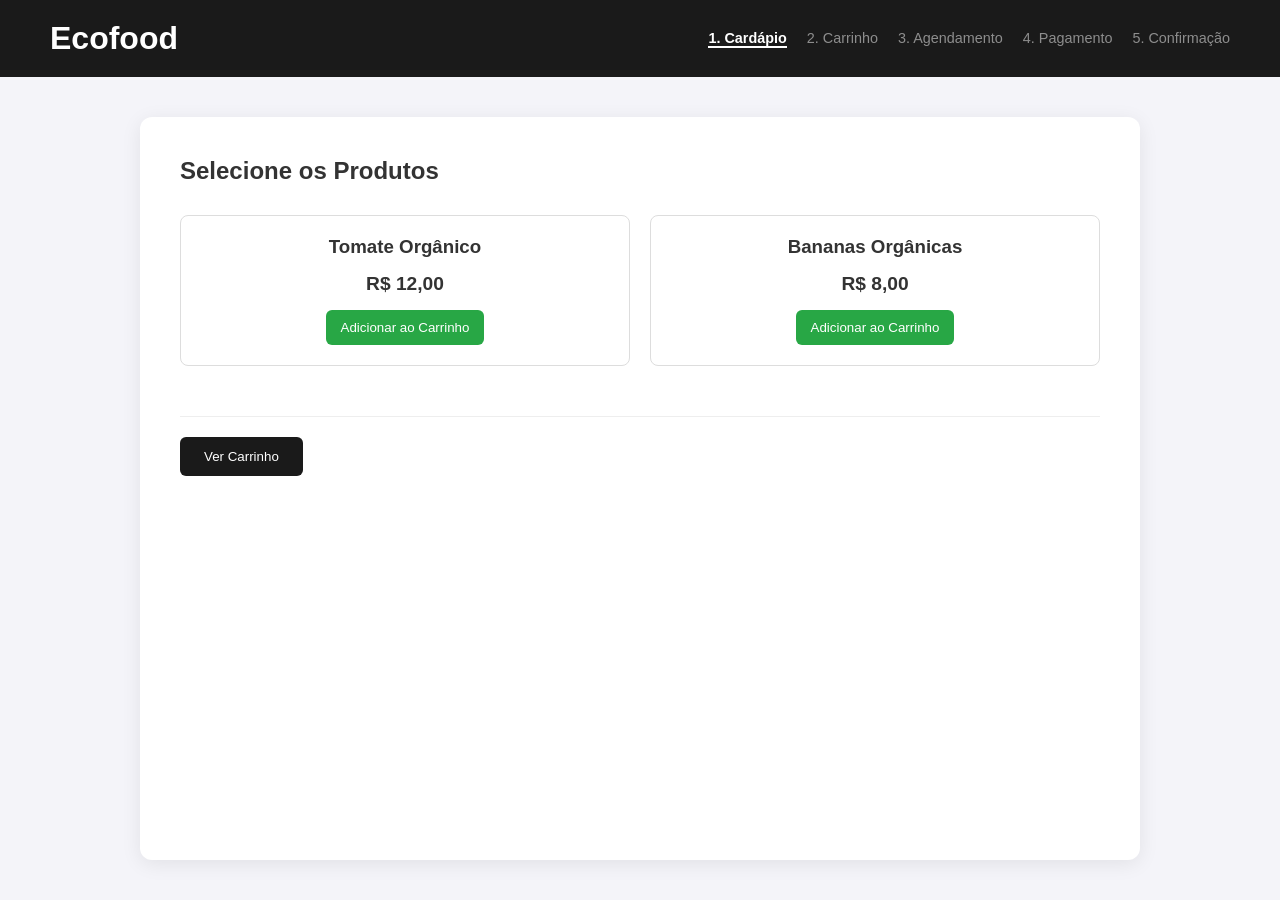
<file: index.html>
<!DOCTYPE html>
<html lang="pt-BR">
<head>
  <meta charset="UTF-8">
  <meta name="viewport" content="width=device-width, initial-scale=1.0">
  <title>Ecofood - Web</title>
  <link rel="stylesheet" href="style.css">
</head>
<body>

  <header class="cabecalho">
    <h1>Ecofood</h1>
    <nav class="passos-nav">
      <span class="passo ativo" id="passo-cardapio">1. Cardápio</span>
      <span class="passo" id="passo-carrinho">2. Carrinho</span>
      <span class="passo" id="passo-agendamento">3. Agendamento</span>
      <span class="passo" id="passo-pagamento">4. Pagamento</span>
      <span class="passo" id="passo-sucesso">5. Confirmação</span>
    </nav>
  </header>

  <main class="conteudo-principal">

    <section id="tela-cardapio" class="tela ativa">
      <h2>Selecione os Produtos</h2>
      <div class="grid-produtos">
        <div class="card-produto">
          <h3>Tomate Orgânico</h3>
          <p class="preco">R$ 12,00</p>
          <button class="btn-adicionar" onclick="adicionarItem('Tomate Org.', 12)">Adicionar ao Carrinho</button>
        </div>
        <div class="card-produto">
          <h3>Bananas Orgânicas</h3>
          <p class="preco">R$ 8,00</p>
          <button class="btn-adicionar" onclick="adicionarItem('Bananas Org.', 8)">Adicionar ao Carrinho</button>
        </div>
      </div>
      <div class="acoes-rodape">
        <button class="btn-acao" onclick="mudarTela('tela-carrinho')">Ver Carrinho</button>
      </div>
    </section>

    <section id="tela-carrinho" class="tela">
      <h2>Meu Carrinho</h2>
      <div class="painel-conteudo">
        <div id="itens-carrinho" class="lista-carrinho-web"></div>
        <div class="resumo-carrinho">
          <p><strong>Total:</strong> <span id="total-carrinho">R$ 0,00</span></p>
        </div>
      </div>
      <div class="acoes-rodape">
        <button class="btn-secundario" onclick="mudarTela('tela-cardapio')">Voltar ao Cardápio</button>
        <button class="btn-acao" onclick="mudarTela('tela-agendamento')">Prosseguir para Agendamento</button>
      </div>
    </section>

    <section id="tela-agendamento" class="tela">
      <h2>Agendar Entrega</h2>
      <div class="painel-agendamento">
        <div class="grupo-opcao">
          <h3>Selecione o Dia:</h3>
          <div class="dias-grid">
            <button class="btn-dia" onclick="selecionarDia('Seg 14', this)">Seg 14</button>
            <button class="btn-dia" onclick="selecionarDia('Ter 15', this)">Ter 15</button>
            <button class="btn-dia" onclick="selecionarDia('Qua 16', this)">Qua 16</button>
          </div>
        </div>

        <div class="grupo-opcao">
          <h3>Turno:</h3>
          <div class="opcoes-inline">
            <label><input type="radio" name="turno" value="Manhã" onchange="pedido.turno = this.value"> Manhã</label>
            <label><input type="radio" name="turno" value="Tarde" onchange="pedido.turno = this.value"> Tarde</label>
            <label><input type="radio" name="turno" value="Noite" onchange="pedido.turno = this.value"> Noite</label>
          </div>
        </div>

        <div class="grupo-opcao">
          <h3>Horário:</h3>
          <div class="opcoes-inline">
            <label><input type="radio" name="horario" value="14h-15h" onchange="pedido.horario = this.value"> 14h-15h</label>
            <label><input type="radio" name="horario" value="15h-16h" onchange="pedido.horario = this.value"> 15h-16h</label>
          </div>
        </div>
      </div>

      <div class="acoes-rodape">
        <button class="btn-secundario" onclick="mudarTela('tela-carrinho')">Voltar ao Carrinho</button>
        <button class="btn-acao" onclick="mudarTela('tela-pagamento')">Confirmar Agendamento</button>
      </div>
    </section>

    <section id="tela-pagamento" class="tela">
      <h2>Forma de Pagamento</h2>
      <div class="painel-pagamento">
        <div class="metodos-pagamento">
          <h3>Método:</h3>
          <label><input type="radio" name="pagamento" value="Pix" onchange="pedido.pagamento = this.value"> Pix</label>
          <label><input type="radio" name="pagamento" value="Cartão" onchange="pedido.pagamento = this.value"> Cartão de Crédito</label>
        </div>

        <div class="dados-cartao">
          <h3>Cartão Rascunho:</h3>
          <input type="text" placeholder="Número do Cartão" class="campo-input">
          <div class="grid-campos">
            <input type="text" placeholder="MM/AA" class="campo-input">
            <input type="text" placeholder="CVC" class="campo-input">
          </div>
        </div>
      </div>

      <div class="acoes-rodape">
        <button class="btn-secundario" onclick="mudarTela('tela-agendamento')">Voltar ao Agendamento</button>
        <button class="btn-acao" onclick="finalizarPedido()">Pagar Agora</button>
      </div>
    </section>

    <section id="tela-sucesso" class="tela">
      <div class="sucesso-box">
        <div class="icone-sucesso">✓</div>
        <h2>Pedido Finalizado com Sucesso!</h2>
        
        <div class="detalhes-confirmacao">
          <p><strong>Entrega:</strong> <span id="resumo-entrega">-</span></p>
          <p><strong>Método de Pago:</strong> <span id="resumo-pagamento">-</span></p>
          <p><strong>Valor Total:</strong> <span id="resumo-valor">R$ 0,00</span></p>
        </div>

        <button class="btn-acao" onclick="reiniciar()">Voltar ao Início</button>
      </div>
    </section>

  </main>

  <script src="script.js"></script>
</body>
</html>
</file>
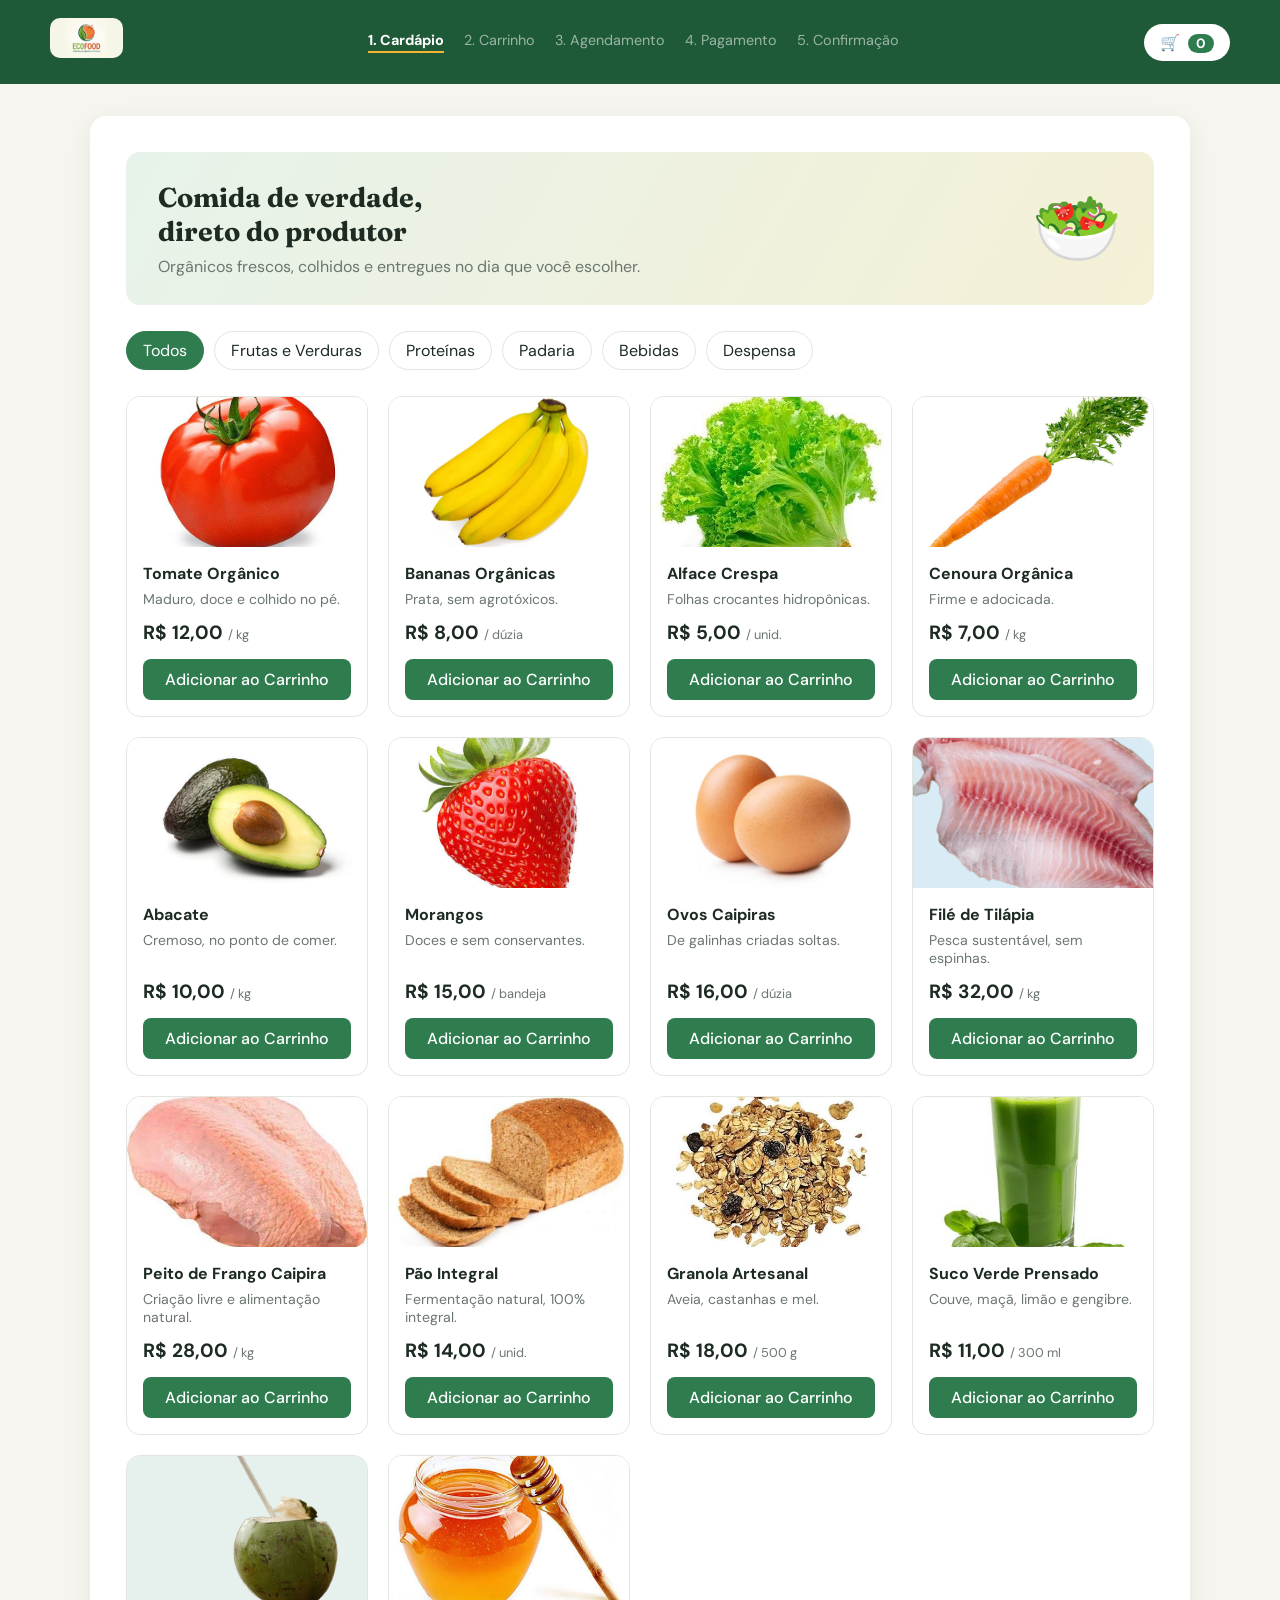
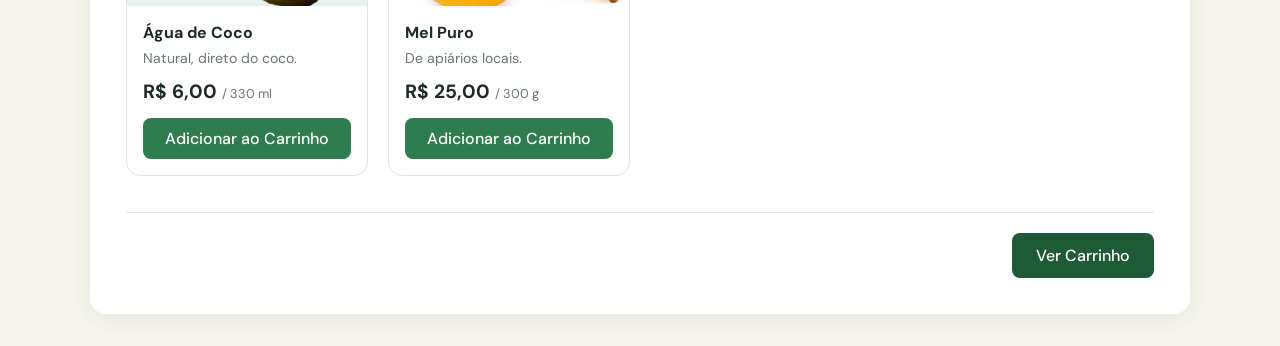
<file: EcoFood/index.html>
<!DOCTYPE html>
<html lang="pt-BR">
<head>
  <meta charset="UTF-8">
  <meta name="viewport" content="width=device-width, initial-scale=1.0">
  <title>Ecofood - Web</title>
  <link rel="preconnect" href="https://fonts.googleapis.com">
  <link rel="preconnect" href="https://fonts.gstatic.com" crossorigin>
  <link href="https://fonts.googleapis.com/css2?family=DM+Sans:wght@400;500;700&family=Fraunces:opsz,wght@9..144,600;9..144,700&display=swap" rel="stylesheet">
  <link rel="stylesheet" href="style.css">
</head>
<body>

  <header class="cabecalho">
      <h1 class="logo">
  <img src="logo.jpg" alt="Ecofood" style="height: 40px; width: auto;border-radius: 10px;">
      </h1>
    <nav class="passos-nav">
      <span class="passo ativo" id="passo-cardapio">1. Cardápio</span>
      <span class="passo" id="passo-carrinho">2. Carrinho</span>
      <span class="passo" id="passo-agendamento">3. Agendamento</span>
      <span class="passo" id="passo-pagamento">4. Pagamento</span>
      <span class="passo" id="passo-sucesso">5. Confirmação</span>
    </nav>
    <button class="btn-carrinho-topo" onclick="mudarTela('tela-carrinho')" aria-label="Abrir carrinho">
      🛒 <span id="contador-carrinho">0</span>
    </button>
  </header>

  <main class="conteudo-principal">

    <section id="tela-cardapio" class="tela ativa">
      <div class="hero">
        <div>
          <h2>Comida de verdade, direto do produtor</h2>
          <p>Orgânicos frescos, colhidos e entregues no dia que você escolher.</p>
        </div>
        <span class="hero-emoji" aria-hidden="true">🥗</span>
      </div>

      <div class="filtros" id="filtros"></div>
      <div class="grid-produtos" id="grid-produtos"></div>

      <div class="acoes-rodape">
        <span></span>
        <button class="btn-acao" onclick="mudarTela('tela-carrinho')">Ver Carrinho</button>
      </div>
    </section>

    <section id="tela-carrinho" class="tela">
      <h2>Meu Carrinho</h2>
      <div class="painel-conteudo">
        <div id="itens-carrinho" class="lista-carrinho-web"></div>
        <div class="resumo-carrinho">
          <p><strong>Total:</strong> <span id="total-carrinho">R$ 0,00</span></p>
        </div>
      </div>
      <div class="acoes-rodape">
        <button class="btn-secundario" onclick="mudarTela('tela-cardapio')">Voltar ao Cardápio</button>
        <button class="btn-acao" onclick="irParaAgendamento()">Prosseguir para Agendamento</button>
      </div>
    </section>

    <section id="tela-agendamento" class="tela">
      <h2>Agendar Entrega</h2>
      <div class="painel-agendamento">
        <div class="grupo-opcao">
          <h3>Selecione o dia</h3>
          <div class="dias-grid">
            <button class="btn-dia" onclick="selecionarDia('Seg 14', this)">Seg 14</button>
            <button class="btn-dia" onclick="selecionarDia('Ter 15', this)">Ter 15</button>
            <button class="btn-dia" onclick="selecionarDia('Qua 16', this)">Qua 16</button>
          </div>
        </div>

        <div class="grupo-opcao">
          <h3>Turno</h3>
          <div class="opcoes-inline">
            <label class="opcao"><input type="radio" name="turno" value="Manhã" onchange="pedido.turno = this.value"> Manhã</label>
            <label class="opcao"><input type="radio" name="turno" value="Tarde" onchange="pedido.turno = this.value"> Tarde</label>
            <label class="opcao"><input type="radio" name="turno" value="Noite" onchange="pedido.turno = this.value"> Noite</label>
          </div>
        </div>

        <div class="grupo-opcao">
          <h3>Horário</h3>
          <div class="opcoes-inline">
            <label class="opcao"><input type="radio" name="horario" value="14h-15h" onchange="pedido.horario = this.value"> 14h-15h</label>
            <label class="opcao"><input type="radio" name="horario" value="15h-16h" onchange="pedido.horario = this.value"> 15h-16h</label>
          </div>
        </div>
      </div>

      <div class="acoes-rodape">
        <button class="btn-secundario" onclick="mudarTela('tela-carrinho')">Voltar ao Carrinho</button>
        <button class="btn-acao" onclick="confirmarAgendamento()">Confirmar Agendamento</button>
      </div>
    </section>

    <section id="tela-pagamento" class="tela">
      <h2>Forma de Pagamento</h2>
      <div class="painel-pagamento">
        <div class="metodos-pagamento">
          <h3>Método</h3>
          <div class="opcoes-inline">
            <label class="opcao"><input type="radio" name="pagamento" value="Pix" onchange="escolherPagamento(this.value)"> Pix</label>
            <label class="opcao"><input type="radio" name="pagamento" value="Cartão" onchange="escolherPagamento(this.value)"> Cartão de Crédito</label>
          </div>
        </div>

        <div class="dados-cartao" id="dados-cartao" hidden>
          <h3>Dados do cartão</h3>
          <input type="text" placeholder="Número do Cartão" class="campo-input" inputmode="numeric">
          <div class="grid-campos">
            <input type="text" placeholder="MM/AA" class="campo-input">
            <input type="text" placeholder="CVC" class="campo-input">
          </div>
        </div>
      </div>

      <div class="acoes-rodape">
        <button class="btn-secundario" onclick="mudarTela('tela-agendamento')">Voltar ao Agendamento</button>
        <button class="btn-acao" onclick="finalizarPedido()">Pagar Agora</button>
      </div>
    </section>

    <section id="tela-sucesso" class="tela">
      <div class="sucesso-box">
        <div class="icone-sucesso">✓</div>
        <h2>Pedido Finalizado com Sucesso!</h2>

        <div class="detalhes-confirmacao">
          <p><strong>Entrega:</strong> <span id="resumo-entrega">-</span></p>
          <p><strong>Método de pagamento:</strong> <span id="resumo-pagamento">-</span></p>
          <p><strong>Valor total:</strong> <span id="resumo-valor">R$ 0,00</span></p>
        </div>

        <button class="btn-acao" onclick="reiniciar()">Voltar ao Início</button>
      </div>
    </section>

  </main>

  <div id="toast" class="toast" role="status" aria-live="polite"></div>
  <script src="script.js"></script>
</body>
</html>
</file>
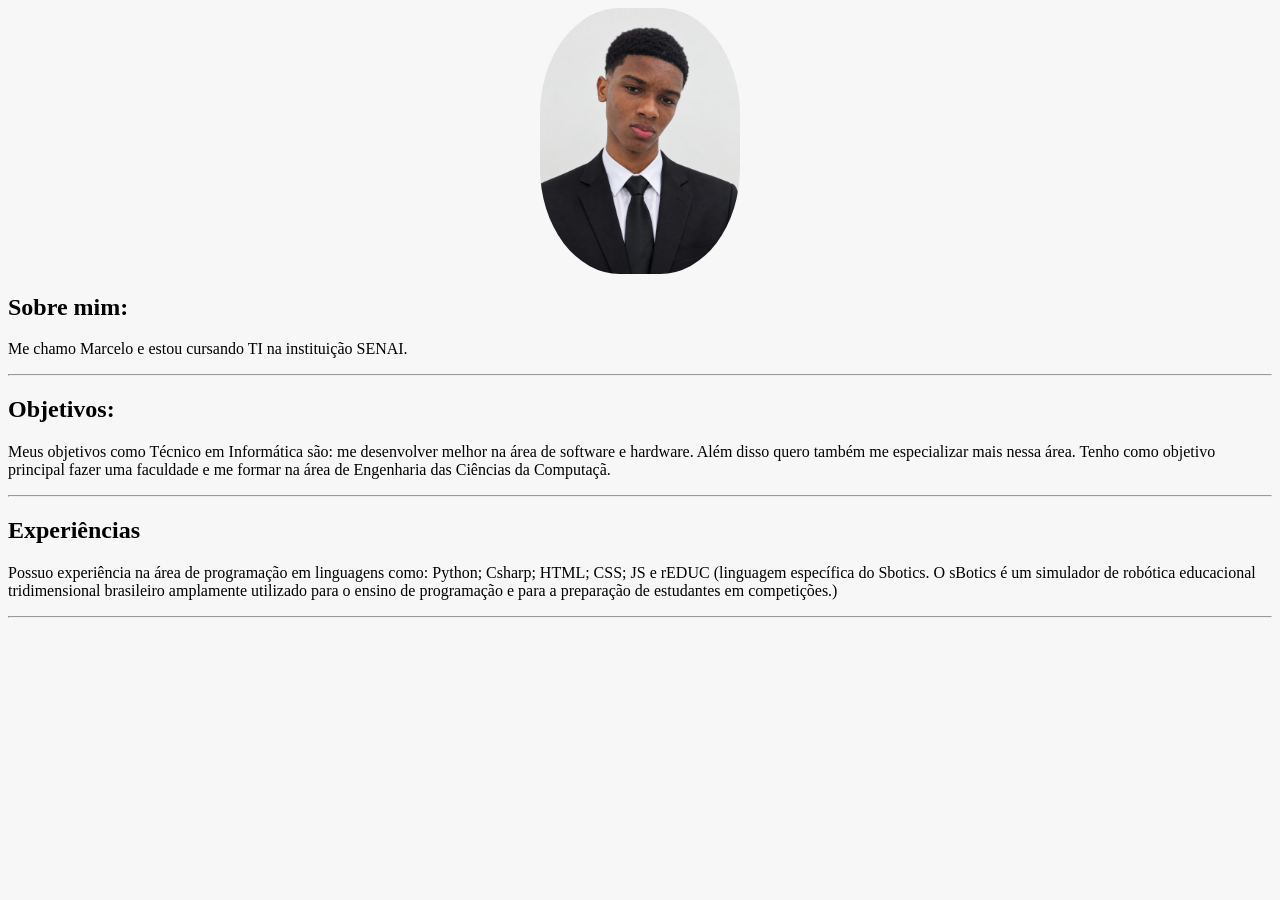
<file: Marcelo/index.html>
<!DOCTYPE html>
<html lang="en">
<head>
    <meta charset="UTF-8">
    <meta name="viewport" content="width=device-width, initial-scale=1.0">
    <link rel="stylesheet" href="style.css"/>
    <title>Portifólio Marcelinho</title>
</head>
<body>
  <section class="container-sobremim">
<img style="width: 200px; border-radius: 40%;" src="marcelo.png"/>
<h2>Sobre mim:</h2>
<p>
    Me chamo Marcelo e estou cursando TI na instituição SENAI.
</p>
<hr>
  </section>  

  <section class="objetivos">
<h2>Objetivos:</h2>

<p>
Meus objetivos como Técnico em Informática são: me desenvolver melhor na área de software e hardware. Além disso quero também me especializar mais nessa área. Tenho como objetivo principal fazer uma faculdade e me formar na área de Engenharia das Ciências da Computaçã. 
</p>
<hr/>
  </section>

  <section>
<h2>Experiências</h2>
<p>
Possuo experiência na área de programação em linguagens como: Python; Csharp; HTML; CSS; JS e rEDUC (linguagem específica do Sbotics. O sBotics é um simulador de robótica educacional tridimensional brasileiro amplamente utilizado para o ensino de programação e para a preparação de estudantes em competições.)
</p>
<hr/>
  </section>

</body>
</html>
</file>
<file: style.css>
* {
  box-sizing: border-box;
  font-family: 'Segoe UI', Tahoma, Geneva, Verdana, sans-serif;
  margin: 0;
  padding: 0;
}

body {
  background-color: #f4f4f9;
  color: #333;
  min-height: 100vh;
  display: flex;
  flex-direction: column;
}

/* Header Web */
.cabecalho {
  background-color: #1a1a1a;
  color: white;
  padding: 20px 50px;
  display: flex;
  justify-content: space-between;
  align-items: center;
}

.passos-nav {
  display: flex;
  gap: 20px;
}

.passo {
  opacity: 0.5;
  font-size: 0.9rem;
}

.passo.ativo {
  opacity: 1;
  font-weight: bold;
  border-bottom: 2px solid #fff;
}

/* Área Principal */
.conteudo-principal {
  max-width: 1000px;
  width: 90%;
  margin: 40px auto;
  background: white;
  padding: 40px;
  border-radius: 12px;
  box-shadow: 0 4px 20px rgba(0,0,0,0.08);
  flex-grow: 1;
}

.tela {
  display: none;
  flex-direction: column;
  gap: 30px;
}

.tela.ativa {
  display: flex;
}

/* Cardápio Grid */
.grid-produtos {
  display: grid;
  grid-template-columns: repeat(auto-fit, minmax(250px, 1fr));
  gap: 20px;
}

.card-produto {
  border: 1px solid #ddd;
  padding: 20px;
  border-radius: 8px;
  text-align: center;
}

.preco {
  font-size: 1.2rem;
  font-weight: bold;
  margin: 15px 0;
}

.btn-adicionar {
  background: #28a745;
  color: white;
  border: none;
  padding: 10px 15px;
  border-radius: 6px;
  cursor: pointer;
}

/* Botões Globais */
.acoes-rodape {
  display: flex;
  justify-content: space-between;
  margin-top: 20px;
  border-top: 1px solid #eee;
  padding-top: 20px;
}

.btn-acao {
  background-color: #1a1a1a;
  color: white;
  border: none;
  padding: 12px 24px;
  border-radius: 6px;
  cursor: pointer;
}

.btn-secundario {
  background-color: #ccc;
  color: #333;
  border: none;
  padding: 12px 24px;
  border-radius: 6px;
  cursor: pointer;
}

/* Formulários e Agendamento */
.painel-agendamento, .painel-pagamento {
  display: flex;
  flex-direction: column;
  gap: 20px;
}

.dias-grid {
  display: flex;
  gap: 15px;
  margin-top: 10px;
}

.btn-dia {
  border: 2px solid #1a1a1a;
  background: transparent;
  padding: 15px 25px;
  border-radius: 8px;
  cursor: pointer;
  font-weight: bold;
}

.btn-dia.selecionado {
  background: #1a1a1a;
  color: white;
}

.opcoes-inline {
  display: flex;
  gap: 20px;
  margin-top: 10px;
}

.campo-input {
  width: 100%;
  padding: 10px;
  margin-top: 10px;
  border: 1px solid #ccc;
  border-radius: 6px;
}

.grid-campos {
  display: grid;
  grid-template-columns: 1fr 1fr;
  gap: 10px;
}

/* Sucesso */
.sucesso-box {
  text-align: center;
  max-width: 500px;
  margin: 0 auto;
}

.icone-sucesso {
  font-size: 50px;
  background: #28a745;
  color: white;
  width: 80px;
  height: 80px;
  border-radius: 50%;
  display: flex;
  align-items: center;
  justify-content: center;
  margin: 0 auto 20px;
}

.detalhes-confirmacao {
  background: #f9f9f9;
  padding: 20px;
  border-radius: 8px;
  margin: 20px 0;
  text-align: left;
}
</file>
<file: EcoFood/style.css>
/* 1. Design */

:root {
  /* Cores */
  --verde: #2f7d4f;
  --verde-escuro: #1f5a38;
  --verde-claro: #e7f3ea;
  --creme: #f6f5ef;
  --tinta: #1d2b22;
  --cinza: #6b766f;
  --borda: #e2e6df;
  --destaque: #f2b632;
  --branco: #ffffff;

  /* Fontes */
  --fonte-sans: 'DM Sans', 'Segoe UI', sans-serif;
  --fonte-serif: 'Fraunces', Georgia, serif;
}

* {
  box-sizing: border-box;
  margin: 0;
  padding: 0;
  font-family: var(--fonte-sans);
}

:focus-visible {
  outline: 3px solid var(--destaque);
  outline-offset: 2px;
}

/* 2. Estilos da página*/

body {
  background: var(--creme);
  color: var(--tinta);
  min-height: 100vh;
  display: flex;
  flex-direction: column;
}

h1, h2, .logo {
  font-family: var(--fonte-serif);
}

h2 { font-size: 1.7rem; }
h3 { font-size: 1rem; }

button {
  font: inherit;
}

/* 3. Layout principal */

/* Navegação */
.cabecalho {
  background: var(--verde-escuro);
  color: var(--branco);
  padding: 18px 50px;
  display: flex;
  justify-content: space-between;
  align-items: center;
  gap: 20px;
  flex-wrap: wrap;
}

.logo {
  font-size: 1.9rem;
}

.passos-nav {
  display: flex;
  gap: 20px;
  flex-wrap: wrap;
}

.passo {
  opacity: 0.55;
  font-size: 0.9rem;
  padding-bottom: 2px;
}

.passo.ativo {
  opacity: 1;
  font-weight: 700;
  border-bottom: 2px solid var(--destaque);
}

/* Conteúdo Principal e Gerenciamento de Telas */
.conteudo-principal {
  max-width: 1100px;
  width: 92%;
  margin: 32px auto;
  background: var(--branco);
  padding: 36px;
  border-radius: 16px;
  box-shadow: 0 6px 24px rgba(31, 90, 56, 0.08);
  flex-grow: 1;
}

.tela {
  display: none;
  flex-direction: column;
  gap: 26px;
}

.tela.ativa {
  display: flex;
}

/* 4. COMPONENTES (Chips, Buttons, Inputs, Toast) */

/* Botão de Carrinho no Topo */
.btn-carrinho-topo {
  background: var(--branco);
  color: var(--verde-escuro);
  border: none;
  border-radius: 999px;
  padding: 8px 16px;
  font-weight: 700;
  cursor: pointer;
}

.btn-carrinho-topo span {
  background: var(--verde);
  color: var(--branco);
  border-radius: 999px;
  padding: 1px 8px;
  margin-left: 4px;
  font-size: 0.85rem;
}

/* Filtros */
.chip {
  border: 1px solid var(--borda);
  background: var(--branco);
  color: var(--tinta);
  padding: 8px 16px;
  border-radius: 999px;
  cursor: pointer;
}

.chip:hover {
  border-color: var(--verde);
}

.chip.ativo {
  background: var(--verde);
  border-color: var(--verde);
  color: var(--branco);
}

/* Botões gerais */
.btn-adicionar {
  background: var(--verde);
  color: var(--branco);
  border: none;
  padding: 10px 14px;
  border-radius: 8px;
  cursor: pointer;
  font-weight: 500;
}

.btn-adicionar:hover {
  background: var(--verde-escuro);
}

.btn-acao {
  background: var(--verde-escuro);
  color: var(--branco);
  border: none;
  padding: 12px 24px;
  border-radius: 8px;
  cursor: pointer;
  font-weight: 500;
}

.btn-acao:hover {
  background: var(--verde);
}

.btn-secundario {
  background: #e9ebe6;
  color: var(--tinta);
  border: none;
  padding: 12px 24px;
  border-radius: 8px;
  cursor: pointer;
}

.acoes-rodape {
  display: flex;
  justify-content: space-between;
  margin-top: 10px;
  border-top: 1px solid var(--borda);
  padding-top: 20px;
  gap: 12px;
  flex-wrap: wrap;
}

/* Formulários e entradas. */
.campo-input {
  width: 100%;
  padding: 11px;
  margin-top: 10px;
  border: 1px solid var(--borda);
  border-radius: 8px;
}

.grid-campos {
  display: grid;
  grid-template-columns: 1fr 1fr;
  gap: 10px;
}

/* Toast */
.toast {
  position: fixed;
  bottom: 24px;
  left: 50%;
  transform: translate(-50%, 20px);
  background: var(--tinta);
  color: var(--branco);
  padding: 12px 22px;
  border-radius: 999px;
  opacity: 0;
  pointer-events: none;
  transition: transform 0.25s, opacity 0.25s;
  z-index: 10;
}

.toast.visivel {
  opacity: 1;
  transform: translate(-50%, 0);
}

/* 5. SEÇÃO: CARDÁPIO */

.hero {
  background: linear-gradient(120deg, var(--verde-claro), #f5f0d6);
  border-radius: 14px;
  padding: 28px 32px;
  display: flex;
  align-items: center;
  justify-content: space-between;
  gap: 20px;
}

.hero h2 {
  max-width: 18ch;
  margin-bottom: 8px;
}

.hero p {
  color: var(--cinza);
}

.hero-emoji {
  font-size: 4.5rem;
  line-height: 1;
}

.filtros {
  display: flex;
  gap: 10px;
  flex-wrap: wrap;
}

.grid-produtos {
  display: grid;
  grid-template-columns: repeat(auto-fill, minmax(230px, 1fr));
  gap: 20px;
}

.card-produto {
  border: 1px solid var(--borda);
  border-radius: 14px;
  overflow: hidden;
  display: flex;
  flex-direction: column;
  background: var(--branco);
  transition: box-shadow 0.2s;
}

.card-produto:hover {
  box-shadow: 0 8px 22px rgba(0, 0, 0, 0.08);
}

.card-imagem {
  height: 150px;
  display: flex;
  align-items: center;
  justify-content: center;
  font-size: 4.2rem;
}

.card-imagem img {
  width: 100%;
  height: 100%;
  object-fit: cover;
}

.card-corpo {
  padding: 16px;
  display: flex;
  flex-direction: column;
  gap: 6px;
  flex-grow: 1;
}

.descricao {
  color: var(--cinza);
  font-size: 0.88rem;
  flex-grow: 1;
}

.preco {
  font-size: 1.2rem;
  font-weight: 700;
  margin: 6px 0 8px;
}

.preco small {
  font-size: 0.8rem;
  font-weight: 400;
  color: var(--cinza);
}

/* 6. SEÇÃO: CARRINHO */

.item-carrinho {
  display: flex;
  align-items: center;
  gap: 16px;
  padding: 14px 0;
  border-bottom: 1px solid var(--borda);
}

.mini-imagem {
  width: 56px;
  height: 56px;
  border-radius: 12px;
  display: flex;
  align-items: center;
  justify-content: center;
  font-size: 1.9rem;
  flex-shrink: 0;
}

.item-info {
  display: flex;
  flex-direction: column;
  flex-grow: 1;
}

.item-info span {
  color: var(--cinza);
  font-size: 0.85rem;
}

.qtd {
  display: flex;
  align-items: center;
  gap: 10px;
  border: 1px solid var(--borda);
  border-radius: 999px;
  padding: 3px 6px;
}

.qtd button {
  width: 28px;
  height: 28px;
  border-radius: 50%;
  border: none;
  background: var(--verde-claro);
  color: var(--verde-escuro);
  font-size: 1.1rem;
  cursor: pointer;
}

.subtotal {
  min-width: 90px;
  text-align: right;
}

.resumo-carrinho {
  text-align: right;
  font-size: 1.3rem;
  margin-top: 18px;
}

.vazio {
  text-align: center;
  padding: 40px 0;
  color: var(--cinza);
}

.vazio span {
  font-size: 3rem;
  display: block;
  margin-bottom: 8px;
}

/* 7. SEÇÕES: AGENDAMENTO & PAGAMENTO */

.painel-agendamento,
.painel-pagamento {
  display: flex;
  flex-direction: column;
  gap: 24px;
}

.dias-grid,
.opcoes-inline {
  display: flex;
  gap: 12px;
  margin-top: 10px;
  flex-wrap: wrap;
}

.btn-dia {
  border: 2px solid var(--verde-escuro);
  background: transparent;
  padding: 14px 24px;
  border-radius: 10px;
  cursor: pointer;
  font-weight: 700;
  color: var(--verde-escuro);
}

.btn-dia.selecionado {
  background: var(--verde-escuro);
  color: var(--branco);
}

.opcao {
  border: 1px solid var(--borda);
  border-radius: 10px;
  padding: 10px 16px;
  cursor: pointer;
  display: flex;
  gap: 8px;
  align-items: center;
}

.opcao:has(input:checked) {
  border-color: var(--verde);
  background: var(--verde-claro);
}

/* 8. SEÇÃO: SUCESSO */

.sucesso-box {
  text-align: center;
  max-width: 500px;
  margin: 0 auto;
}

.icone-sucesso {
  font-size: 50px;
  background: var(--verde);
  color: var(--branco);
  width: 80px;
  height: 80px;
  border-radius: 50%;
  display: flex;
  align-items: center;
  justify-content: center;
  margin: 0 auto 20px;
}

.detalhes-confirmacao {
  background: var(--creme);
  padding: 20px;
  border-radius: 12px;
  margin: 20px 0;
  text-align: left;
  display: flex;
  flex-direction: column;
  gap: 8px;
}

/*9. RESPONSIVIDADE & ACESSIBILIDADE */

@media (max-width: 700px) {
  .cabecalho {
    padding: 16px 20px;
  }

  .conteudo-principal {
    padding: 20px;
  }

  .hero-emoji {
    display: none;
  }

  .item-carrinho {
    flex-wrap: wrap;
  }
}

@media (prefers-reduced-motion: reduce) {
  * {
    transition: none !important;
  }
}
</file>
<file: Marcelo/style.css>
body{
    background-color: rgba(247, 247, 247, 0.897);
    color: black;
    
}
img {
    display: block;
    margin: 0 auto;
}
</file>
